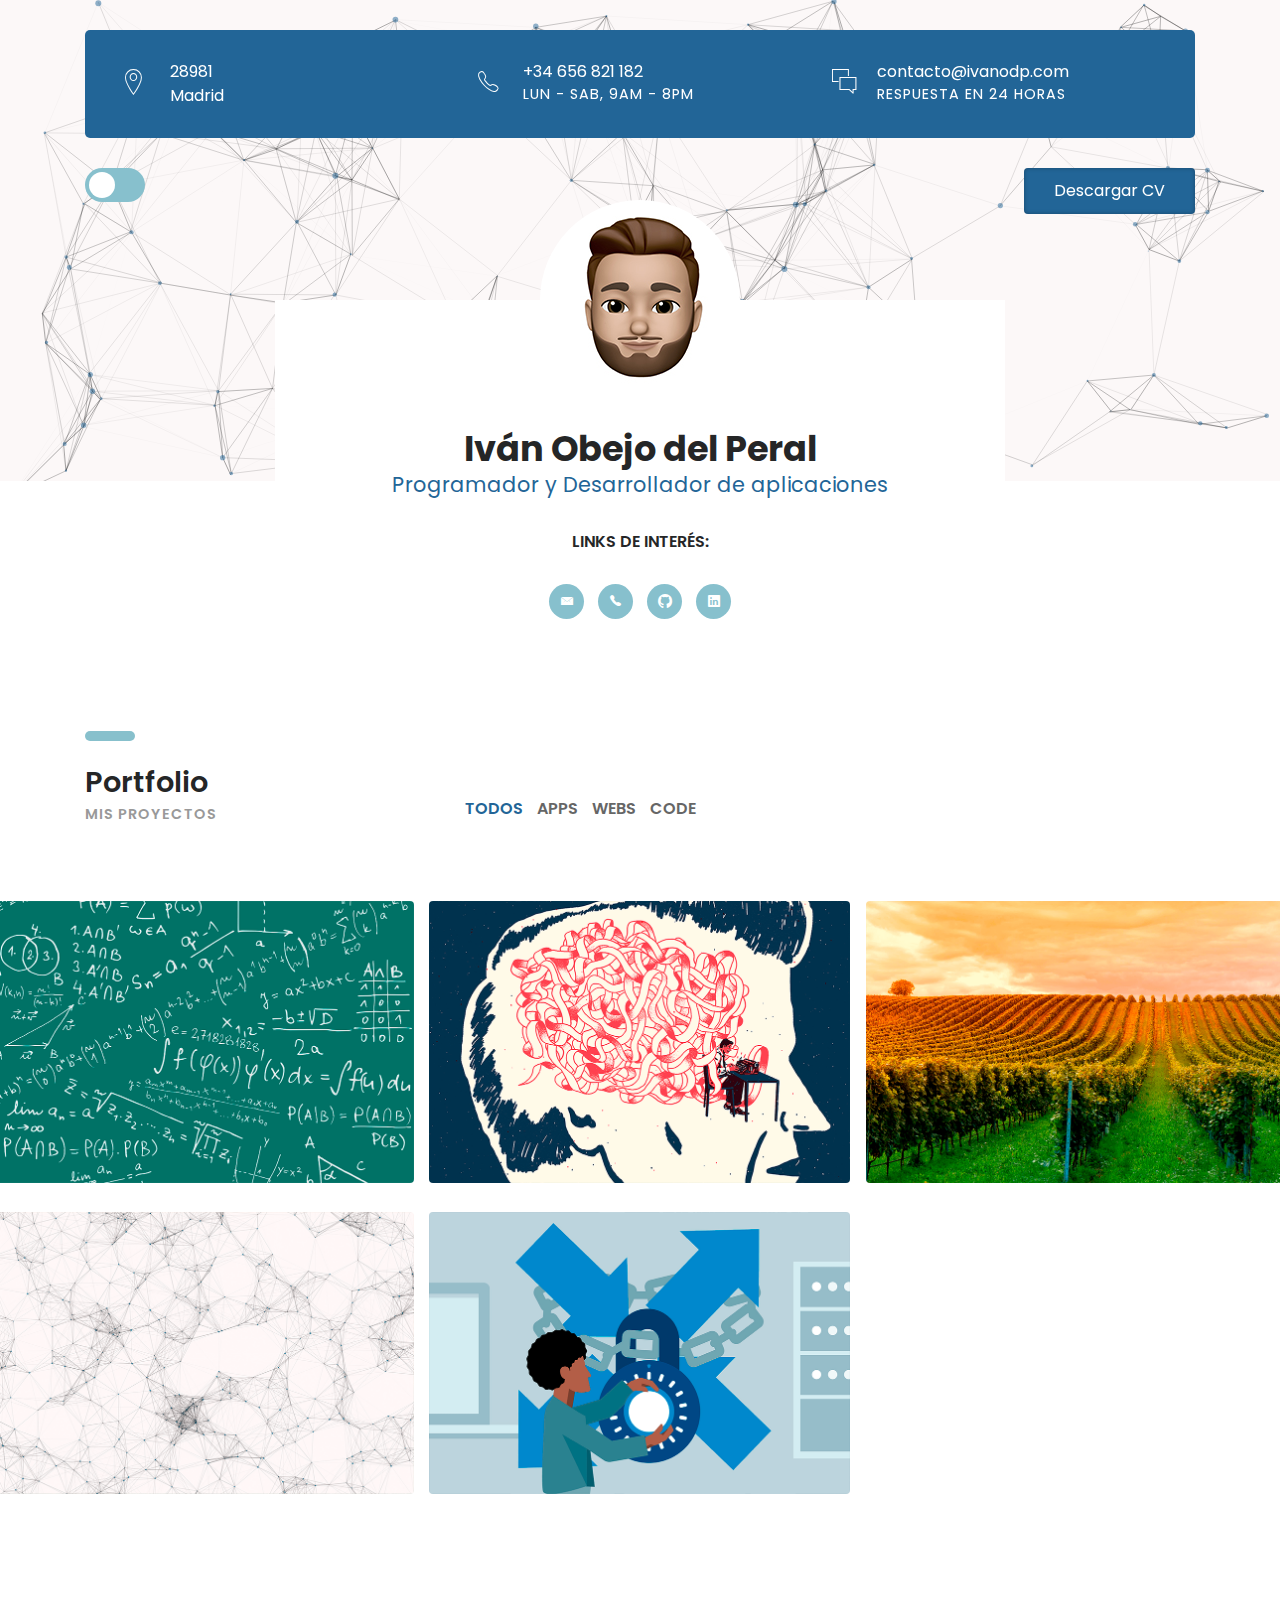
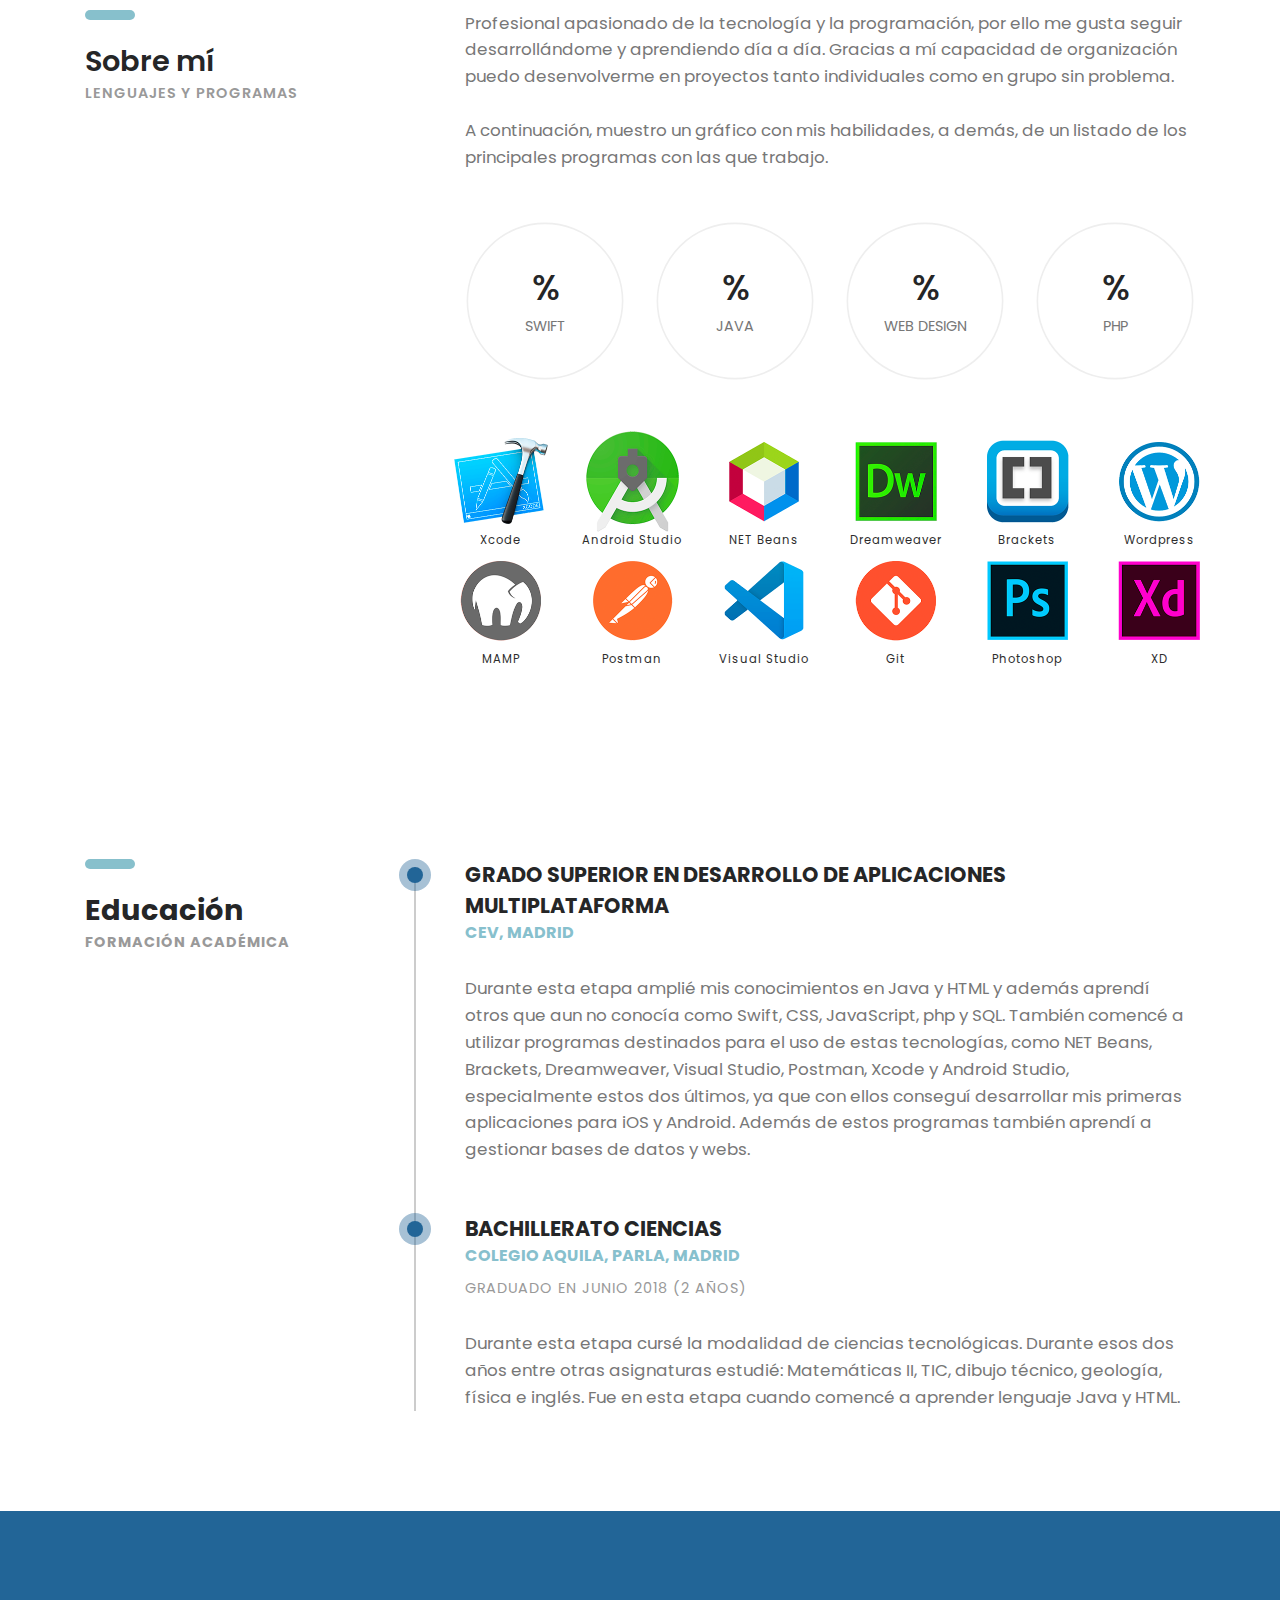
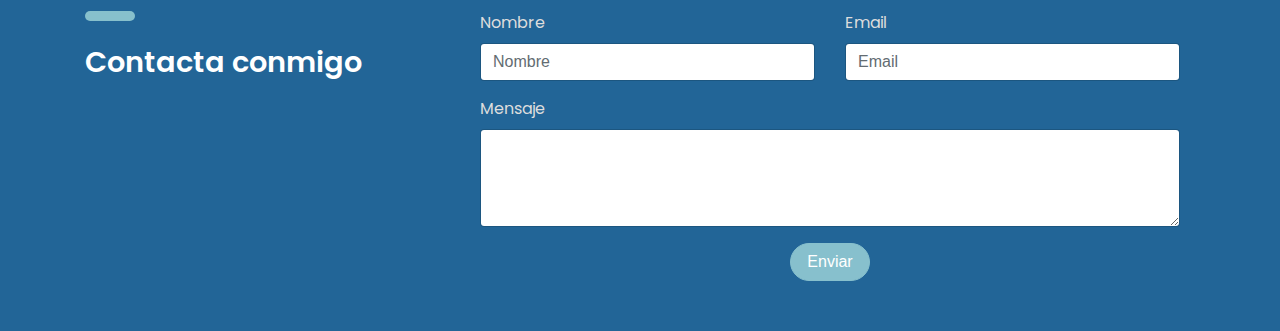
<file: index.html>
<!DOCTYPE HTML>
<html lang="es">

<head>
    <title>Iván OdP - Portfolio</title>
    <meta http-equiv="X-UA-Compatible" content="IE=edge">
    <meta name="viewport" content="width=device-width">
    <meta charset="UTF-8">

    <link rel="icon" type="image/png" href="images/favicon.png">


    <!-- Font -->

    <link href="https://fonts.googleapis.com/css?family=Poppins:400,500,600,700%7CAllura" rel="stylesheet">

    <!-- Stylesheets -->

    <link href="common-css/bootstrap.css" rel="stylesheet">
    
    <link href="common-css/fluidbox.min.css" rel="stylesheet">
    
    <link href="common-css/ionicons.css" rel="stylesheet">
    
    <link href="01-cv-portfolio/css/styles.css" rel="stylesheet">

    <link href="01-cv-portfolio/css/responsive.css" rel="stylesheet">



</head>

<body>

    <header>
        <div class="container">
            <div class="heading-wrapper">
                <div class="row">
                    <div class="col-sm-6 col-md-6 col-lg-4">
                        <div class="info">
                            <i class="icon ion-ios-location-outline"></i>
                            <div class="right-area">
                                <h5>28981</h5>
                                <h5>Madrid</h5>
                            </div><!-- right-area -->
                        </div><!-- info -->
                    </div><!-- col-sm-4 -->

                    <div class="col-sm-6 col-md-6 col-lg-4">
                        <div class="info">
                            <i class="icon ion-ios-telephone-outline"></i>
                            <div class="right-area">
                                <h5>+34 656 821 182</h5>
                                <h6>LUN - SAB, 9AM - 8PM</h6>
                            </div><!-- right-area -->
                        </div><!-- info -->
                    </div><!-- col-sm-4 -->

                    <div class="col-sm-6 col-md-6 col-lg-4">
                        <div class="info">
                            <i class="icon ion-ios-chatboxes-outline"></i>
                            <div class="right-area">
                                <h5>contacto@ivanodp.com</h5>
                                <h6>RESPUESTA EN 24 HORAS</h6>
                            </div><!-- right-area -->
                        </div><!-- info -->
                    </div><!-- col-sm-4 -->
                </div><!-- row -->
            </div><!-- heading-wrapper -->

            <a class="downlad-btn" href="documents/IvanObejo_CV.pdf" target="_blank">Descargar CV</a>





            <label class="switch">
                <input type="checkbox" id="switch" name="theme">
                <span class="slider round"></span>
            </label>

        </div><!-- container -->
    </header>

    <section class="intro-section">
        <div id="particles-js"></div>
        <div class="container">
            <div class="row">
                <div class="col-md-1 col-lg-2"></div>
                <div class="col-md-10 col-lg-8">
                    <div class="intro">
                        <div class="profile-img"><img src="images/IMG_5C4FD9B0CE8F-1.jpg" alt=""></div>
                        <h2><strong class="title-color">Iván Obejo del Peral</strong></h2>
                        <h4 class="font-blue">Programador y Desarrollador de aplicaciones</h4>
                        <ul class="information margin-tb-30">
                            <li class="title-email-color"><b>LINKS DE INTERÉS:</b></li>
                        </ul>
                        <ul class="social-icons">
                            <li><a href="mailto:contacto@ivanodp.com" target="_blank"><i class="ion-ios-email"></i></a></li>
                            <li><a href="tel:+34656821182" target="_blank"><i class="ion-ios-telephone"></i></a></li>
                            <li><a href="https://github.com/ivanodp13" target="_blank"><i class="ion-social-github"></i></a></li>
                            <li><a href="https://www.linkedin.com/in/ivanobejodelperal/" target="_blank"><i class="ion-social-linkedin"></i></a></li>
                        </ul>
                    </div><!-- intro -->
                </div><!-- col-sm-8 -->
            </div><!-- row -->
        </div><!-- container -->
    </section><!-- intro-section -->

    <section class="portfolio-section section team">
        <div class="container">
            <div class="row">
                <div class="col-sm-4">
                    <div class="heading">
                        <h3 class="section-title-color"><b>Portfolio</b></h3>
                        <h6 class="font-lite-black"><b>MIS PROYECTOS</b></h6>
                    </div>
                </div><!-- col-sm-4 -->
                <div class="col-sm-8">
                    <div class="portfolioFilter clearfix margin-b-80">
                        <a href="#" data-filter="*" class="current"><b>TODOS</b></a>
                        <a href="#" data-filter=".apps"><b>APPS</b></a>
                        <!--                        <a href="#" data-filter=".app-design"><b>DISEÑOS DE APPS</b></a>-->
                        <a href="#" data-filter=".webs"><b>WEBS</b></a>
                        <a href="#" data-filter=".code"><b>CODE</b></a>
                    </div><!-- portfolioFilter -->
                </div><!-- col-sm-8 -->
            </div><!-- row -->
        </div><!-- container -->

        <div class="portfolioContainer">
            <!-- 1 -->
            <div class="item hover3d p-item apps">
                <div class="hover3d-child">
                    <a href="ConversorDeUnidades.html">
                        <div class="team-img">
                            <img src="images/app-conversor-cabecera.png" class="image-responsive" alt="">
                        </div>
                    </a>
                    <div class="info">
                        <div>
                            <h6>Conversor de unidades</h6>
                            <span>Android</span>
                        </div>
                    </div>
                </div><!-- p-item -->
            </div>
            <!-- 2 -->
            <div class="item hover3d p-item apps">
                <div class="hover3d-child">
                    <a href="MemoryTrainer.html">
                        <div class="team-img">
                            <img src="images/app-memory-game-cabecera.png" class="image-responsive" alt="">
                        </div>
                    </a>
                    <div class="info">
                        <div>
                            <h6>Memory Trainer Game</h6>
                            <span>iOS</span>
                        </div>
                    </div>
                </div><!-- p-item -->
            </div>
            <!-- 3 -->
            <div class="item hover3d p-item webs">
                <div class="hover3d-child">
                    <a href="Amprius.html">
                        <div class="team-img">
                            <img src="images/web-amprius-cabecera.png" class="image-responsive" alt="">
                        </div>
                    </a>
                    <div class="info">
                        <div>
                            <h6>Amprius</h6>
                            <span>Bootstrap</span>
                        </div>
                    </div>
                </div><!-- p-item -->
            </div>
            <!-- 4 -->
            <div class="item hover3d p-item webs">
                <div class="hover3d-child">
                    <a href="#">
                        <div class="team-img">
                            <img src="images/web-portfolio-cabecera.png" class="image-responsive" alt="">
                        </div>
                    </a>
                    <div class="info">
                        <div>
                            <h6>Iván OdP - Portfolio</h6>
                            <span>Bootstrap & JavaScript</span>
                        </div>
                    </div>
                </div><!-- p-item -->
            </div>
            <!-- 5 -->
            <div class="item hover3d p-item code">
                <div class="hover3d-child">
                    <a href="#">
                        <div class="team-img">
                            <img src="images/code-login-cabecera.png" class="image-responsive" alt="">
                        </div>
                    </a>
                    <div class="info">
                        <div>
                            <h6>Login con Token</h6>
                            <span>php</span>
                        </div>
                    </div>
                </div><!-- p-item -->
            </div>
            <!-- 6 -->
        </div><!-- portfolioContainer -->

    </section><!-- portfolio-section -->


    <section class="about-section section">
        <div class="container">
            <div class="row">
                <div class="col-sm-4">
                    <div class="heading">
                        <h3 class="section-title-color"><b>Sobre mí</b></h3>
                        <h6 class="font-lite-black"><b>LENGUAJES Y PROGRAMAS</b></h6>
                    </div>
                </div><!-- col-sm-4 -->
                <div class="col-sm-8">
                    <p class="margin-b-50">Profesional apasionado de la tecnología y la programación, por ello me gusta seguir desarrollándome y aprendiendo día a día. Gracias a mí capacidad de organización puedo desenvolverme en proyectos tanto individuales como en grupo sin problema.<br><br>
                        A continuación, muestro un gráfico con mis habilidades, a demás, de un listado de los principales programas con las que trabajo.</p>

                    <div class="row">
                        <div class="col-sm-6 col-md-6 col-lg-3">
                            <div class="radial-prog-area margin-b-30">
                                <div class="radial-progress" data-prog-percent=".75">
                                    <div></div>
                                    <h6 class="progress-title">SWIFT</h6>
                                </div>
                            </div><!-- radial-prog-area-->
                        </div><!-- col-sm-6-->

                        <div class="col-sm-6 col-md-6 col-lg-3">
                            <div class="radial-prog-area margin-b-30">
                                <div class="radial-progress" data-prog-percent=".68">
                                    <div></div>
                                    <h6 class="progress-title">JAVA</h6>
                                </div>
                            </div><!-- radial-prog-area-->
                        </div><!-- col-sm-6-->

                        <div class="col-sm-6 col-md-6 col-lg-3">
                            <div class="radial-prog-area margin-b-30">
                                <div class="radial-progress" data-prog-percent=".80">
                                    <div></div>
                                    <h6 class="progress-title">WEB DESIGN</h6>
                                </div>
                            </div><!-- radial-prog-area-->
                        </div><!-- col-sm-6-->

                        <div class="col-sm-6 col-md-6 col-lg-3">
                            <div class="radial-prog-area margin-b-50">
                                <div class="radial-progress" data-prog-percent=".50">
                                    <div></div>
                                    <h6 class="progress-title">PHP</h6>
                                </div>
                            </div><!-- radial-prog-area-->
                        </div><!-- col-sm-6-->

                    </div><!-- row -->
                    <div class="row end-of-section">
                        <div class="row">
                            <div class="col-4 col-md-2 icons-box">
                                <img class="icons-box-images" src="images/icons/xcode.png" alt="">
                                <h6 class="icons-text">Xcode</h6>
                            </div>
                            <div class="col-4 col-md-2 icons-box">
                                <img class="icons-box-images" src="images/icons/androidstudio.png" alt="">
                                <h6 class="icons-text">Android Studio</h6>
                            </div>
                            <div class="col-4 col-md-2 icons-box">
                                <img class="icons-box-images" src="images/icons/netbeans.png" alt="">
                                <h6 class="icons-text">NET Beans</h6>
                            </div>
                            <div class="col-4 col-md-2 icons-box">
                                <img class="icons-box-images" class="icons-box-images" src="images/icons/dreamweaver.png" alt="">
                                <h6 class="icons-text">Dreamweaver</h6>
                            </div>
                            <div class="col-4 col-md-2 icons-box">
                                <img class="icons-box-images" src="images/icons/brackets.png" alt="">
                                <h6 class="icons-text">Brackets</h6>
                            </div>
                            <div class="col-4 col-md-2 icons-box">
                                <img class="icons-box-images" src="images/icons/wordpress.png" alt="">
                                <h6 class="icons-text">Wordpress</h6>
                            </div>

                        </div>
                        <div class="row">
                            <div class="col-4 col-md-2 icons-box">
                                <img class="icons-box-images" src="images/icons/mamp.png" alt="">
                                <h6 class="icons-text">MAMP</h6>
                            </div>
                            <div class="col-4 col-md-2 icons-box">
                                <img class="icons-box-images" src="images/icons/postman.png" alt="">
                                <h6 class="icons-text">Postman</h6>
                            </div>
                            <div class="col-4 col-md-2 icons-box">
                                <img class="icons-box-images" src="images/icons/visualstudio.png" alt="">
                                <h6 class="icons-text">Visual Studio</h6>
                            </div>
                            <div class="col-4 col-md-2 icons-box">
                                <img class="icons-box-images" src="images/icons/git.png" alt="">
                                <h6 class="icons-text">Git</h6>
                            </div>
                            <div class="col-4 col-md-2 icons-box">
                                <img class="icons-box-images" src="images/icons/photoshop.png" alt="">
                                <h6 class="icons-text">Photoshop</h6>
                            </div>
                            <div class="col-4 col-md-2 icons-box">
                                <img class="icons-box-images" src="images/icons/xd.png" alt="">
                                <h6 class="icons-text">XD</h6>
                            </div>

                        </div>
                    </div>
                </div><!-- col-sm-8 -->
            </div><!-- row -->

        </div><!-- container -->
    </section><!-- about-section -->

    <!--<section class="experience-section section">
        <div class="container">
            <div class="row">
                <div class="col-sm-4">
                    <div class="heading">
                        <h3><b>Experiencia laboral</b></h3>
                        <h6 class="font-lite-black"><b>TRABAJOS</b></h6>
                    </div>
                </div><!-- col-sm-4 -->
    <!--<div class="col-sm-8">

                    
                    
                    <!--<div class="experience margin-b-50">
                        <h4><b>JUNIOR PROJECT MANAGER</b></h4>
                        <h5 class="font-softblue"><b>DESIGN STUDIO</b></h5>
                        <h6 class="margin-t-10">MARCH 2015 - PRESENT</h6>
                        <p class="font-semi-white margin-tb-30">Duis non volutpat arcu, eu mollis tellus. Sed finibus aliquam neque sit amet sodales.
                            Lorem ipsum dolor sit amet, consectetur adipiscing elit. Nulla maximus pellentes que velit,
                            quis consequat nulla effi citur at. Maecenas sed massa tristique.Duis non volutpat arcu,
                            eu mollis tellus. Sed finibus aliquam neque sit amet sodales. </p>
                        <ul class="list margin-b-30">
                            <li>Duis non volutpat arcu, eu mollis tellus.</li>
                            <li>Quis consequat nulla effi citur at.</li>
                            <li>Sed finibus aliquam neque sit.</li>
                        </ul>
                    </div><!-- experience -->

    <!--<div class="experience margin-b-50">
                        <h4><b>WEB MASTER/WEB DEVELOPER</b></h4>
                        <h5 class="font-softblue"><b>DESIGN & WEB STUDIO</b></h5>
                        <h6 class="margin-t-10">APRIL 2014 - FEBRUARY 2015</h6>
                        <p class="font-semi-white margin-tb-30">Duis non volutpat arcu, eu mollis tellus. Sed finibus aliquam neque sit amet sodales.
                            Lorem ipsum dolor sit amet, consectetur adipiscing elit. Nulla maximus pellentes que velit,
                            quis consequat nulla effi citur at. Maecenas sed massa tristique.Duis non volutpat arcu,
                            eu mollis tellus. Sed finibus aliquam neque sit amet sodales. </p>
                        <ul class="list margin-b-30">
                            <li>Duis non volutpat arcu, eu mollis tellus.</li>
                            <li>Quis consequat nulla effi citur at.</li>
                            <li>Sed finibus aliquam neque sit.</li>
                        </ul>
                    </div><!-- experience -->

    <!--</div><!-- col-sm-8 -->
    <!--</div><!-- row -->
    <!--</div><!-- container -->

    <!--</section><!-- experience-section -->

    <section class="education-section section">
        <div class="container">
            <div class="row">
                <div class="col-sm-4">
                    <div class="heading">
                        <h3 class="section-title-color"><strong>Educación</strong></h3>
                        <h6 class="font-lite-black"><strong>FORMACIÓN ACADÉMICA</strong></h6>
                    </div>
                </div><!-- col-sm-4 -->
                <div class="col-sm-8">
                    <div class="education-wrapper">
                        <div class="education margin-b-50">
                            <h4 class="section-title-color"><strong>GRADO SUPERIOR EN DESARROLLO DE APLICACIONES MULTIPLATAFORMA</strong></h4>
                            <h5 class="font-softblue"><strong>CEV, MADRID</strong></h5>
                            <!---<h6 class="font-lite-black margin-t-10">GRADUADO EN JUNIO 2020 (2 AÑOS)</h6>--->
                            <p class="margin-tb-30">Durante esta etapa amplié mis conocimientos en Java y HTML y además aprendí otros que aun no conocía como Swift, CSS, JavaScript, php y SQL. También comencé a utilizar programas destinados para el uso de estas tecnologías, como NET Beans, Brackets, Dreamweaver, Visual Studio, Postman, Xcode y Android Studio, especialmente estos dos últimos, ya que con ellos conseguí desarrollar mis primeras aplicaciones para iOS y Android. Además de estos programas también aprendí a gestionar bases de datos y webs. </p>
                        </div><!-- education -->

                        <div class="education margin-b-50">
                            <h4 class="section-title-color"><strong>BACHILLERATO CIENCIAS</strong></h4>
                            <h5 class="font-softblue"><strong> COLEGIO AQUILA, PARLA, MADRID</strong></h5>
                            <h6 class="font-lite-black margin-t-10">GRADUADO EN JUNIO 2018 (2 AÑOS)</h6>
                            <p class="margin-tb-30">Durante esta etapa cursé la modalidad de ciencias tecnológicas. Durante esos dos años entre otras asignaturas estudié: Matemáticas II, TIC, dibujo técnico, geología, física e inglés. Fue en esta etapa cuando comencé a aprender lenguaje Java y HTML. </p>
                        </div><!-- education -->
                    </div><!-- education-wrapper -->
                </div><!-- col-sm-8 -->
            </div><!-- row -->
        </div><!-- container -->
    </section><!-- about-section -->
    <!--d-flex justify-content-center-->

    <section class="experience-section formcon section">
        <!-- contact-section -->
        <div class="container">
            <div class="row">
                <div class="col-sm-4">
                    <div class="heading">
                        <h3><b>Contacta conmigo</b></h3>
                    </div>
                </div><!-- col-sm-4 -->
                <div class="col-sm-8">

                    <form action="https://formspree.io/moqqnakr" method="POST">
                        <div class="container">
                            <div class="row">
                                <div class="form-group col-md-6">
                                    <label for="inputEmail4" class="font-semi-white">Nombre</label>
                                    <input name="name" type="text " class="form-control" placeholder="Nombre" required>
                                </div>
                                <div class="form-group col-md-6">
                                    <label for="inputEmail4" class="font-semi-white">Email</label>
                                    <input name="_replyto" type="email" class="form-control email email-box" id="email" placeholder="Email" required>
                                </div>
                            </div>
                            <div class="row">
                                <div class="form-group col-md-12">
                                    <label for="exampleFormControlTextarea1" class="font-semi-white">Mensaje</label>
                                    <textarea class="form-control" rows="4" name="message" required></textarea>
                                </div>
                            </div>
                        </div>
                        <div class="row d-flex justify-content-center">
                            <button type="submit" class="btn btn-primary">Enviar</button>
                        </div>
                    </form>

                </div><!-- col-sm-8 -->
            </div><!-- row -->
        </div><!-- container -->

    </section><!-- contact-section -->

    <!-- SCRIPTS -->

    <script src="https://ajax.googleapis.com/ajax/libs/jquery/3.4.1/jquery.min.js"></script>

    <script src="https://maxcdn.bootstrapcdn.com/bootstrap/3.4.0/js/bootstrap.min.js"></script>

    <script src="common-js/jquery-3.2.1.min.js"></script>

    <script src="common-js/isotope.pkgd.min.js"></script>

    <script src="common-js/jquery.waypoints.min.js"></script>

    <script src="common-js/progressbar.min.js"></script>

    <script src="common-js/scripts.js"></script>

    <script type="text/javascript" src="js/particles.js"></script>

    <script type="text/javascript" src="js/app.js"></script>

    <script src="js/jquery.email-autocomplete.js"></script>

    <!-- AUTO EMAIL COMPLETE -->
    <script>
        (function($) {
            $(function() {
                $(".email").emailautocomplete({
                    domains: ["example.com"] //add your own domains
                });
            });
        }(jQuery));

    </script>

    <script src="js/jquery.hover3d.min.js"></script>

    <script>
        $(".hover3d").hover3d({
            selector: ".hover3d-child",
            invert: true
        })

    </script>


    <!-- THEME CHANGER -->
    <script>
        var checkbox = document.querySelector('input[name=theme]');

        checkbox.addEventListener('change', function() {
            if (this.checked) {
                trans()
                document.documentElement.setAttribute('data-theme', 'dark');
            } else {
                trans()
                document.documentElement.setAttribute('data-theme', 'light');
            }
        });

        let trans = () => {
            document.documentElement.classList.add('transition');
            window.setTimeout(() => {
                document.documentElement.classList.remove('transition')
            }, 2000)
        }

    </script>

</body>

</html>
</file>
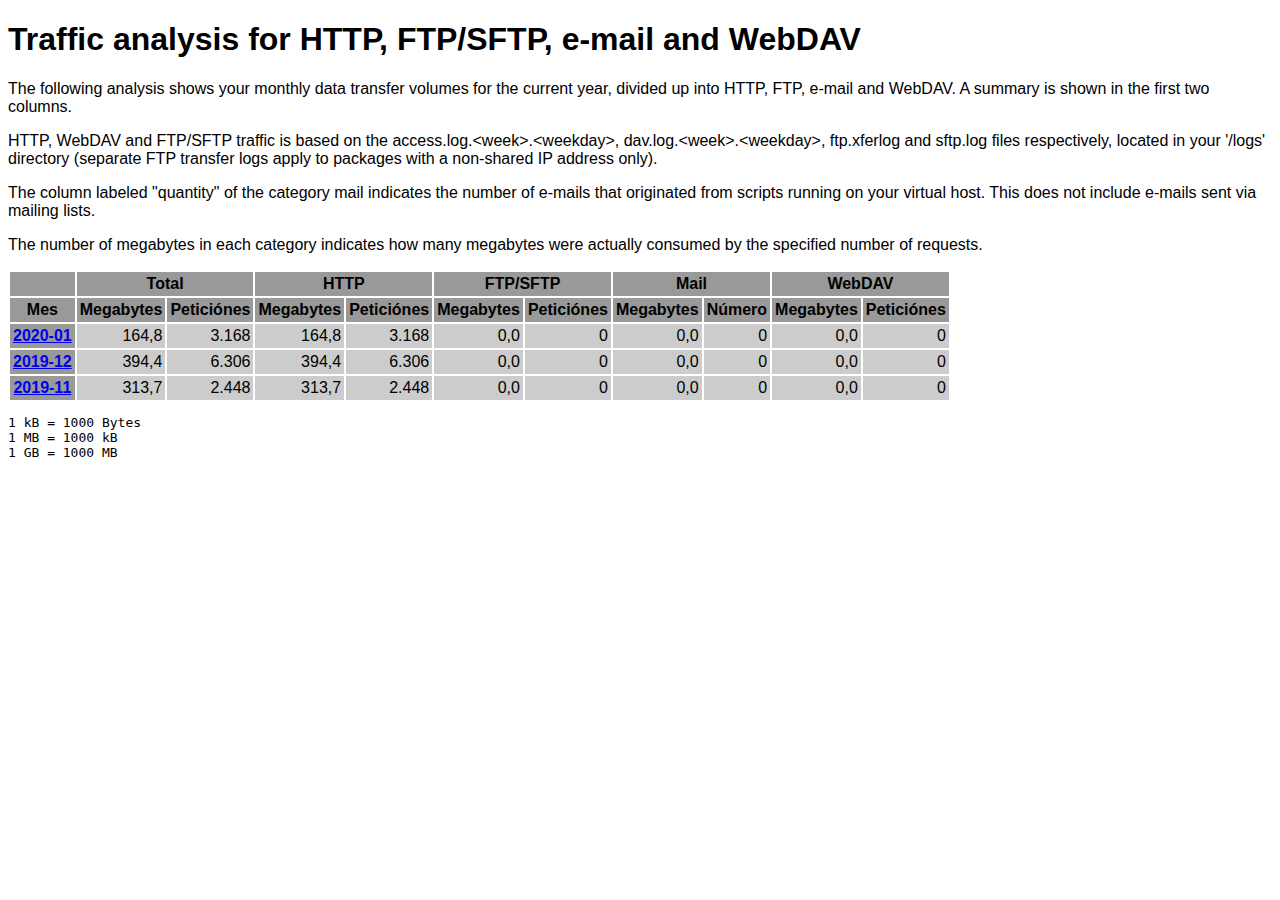
<file: logs/traffic.html/index.html>
<!DOCTYPE HTML PUBLIC "-//W3C//DTD HTML 4.01 Transitional//EN" "http://www.w3.org/TR/html4/loose.dtd">

<html>
<head>
<meta http-equiv="Content-Type" content="text/html; charset=utf-8">
<title>traffic.html</title>
<style type="text/css">
<!--
  em,h1,h2,h3,h4,h5,h6,form,input,br,hr,p,td,th,li,ul {
  font-family:Verdana,Arial,Helvetica,sans-serif; }

  td {color:#000000; background-color:#cccccc;}

  th {color:#000000; background-color:#999999;}
-->
</style>
</head>

<body bgcolor="#FFFFFF">


<!-- HEADER -->
<h1>Traffic analysis for HTTP, FTP/SFTP, e-mail and WebDAV</h1>
<p>
The following analysis shows your monthly data transfer volumes for
the current year, divided up into HTTP, FTP, e-mail and WebDAV.
A summary is shown in the first two columns.
</p>

<p>
HTTP, WebDAV and FTP/SFTP traffic is based on the access.log.&lt;week&gt;.&lt;weekday&gt;,
dav.log.&lt;week&gt;.&lt;weekday&gt;, ftp.xferlog and sftp.log files
respectively, located in your '/logs' directory (separate FTP transfer logs
apply to packages with a non-shared IP address only).
</p>

<p>
The column labeled "quantity" of the category mail indicates the number
of e-mails that originated from scripts running on your virtual host.
This does not include e-mails sent via mailing lists.
</p>

<p>
The number of megabytes in each category indicates how many megabytes
were actually consumed by the specified number of requests.
</p>

<table border="0" cellspacing="2" cellpadding="3">
<thead>
<tr>
<th></th>
<th colspan="2">Total</th>
<th colspan="2">HTTP</th>
<th colspan="2">FTP/SFTP</th>
<th colspan="2">Mail</th>
<th colspan="2">WebDAV</th>
</tr>
</thead>
<tbody>
<tr>
<th>Mes</th>
<th>Megabytes</th><th>Peticiónes</th>
<th>Megabytes</th><th>Peticiónes</th>
<th>Megabytes</th><th>Peticiónes</th>
<th>Megabytes</th><th>Número</th>
<th>Megabytes</th><th>Peticiónes</th>
</tr>
<tr><th><a href="01.html">2020-01</a></th>
<td align="right">164,8</td><td align="right" style="border-left:0px;">3.168</td>
<td align="right">164,8</td><td align="right" style="border-left:0px;">3.168</td>
<td align="right">0,0</td><td align="right" style="border-left:0px;">0</td>
<td align="right">0,0</td><td align="right" style="border-left:0px;">0</td>
<td align="right">0,0</td><td align="right" style="border-left:0px;">0</td>
</tr>
<!-- 2020-01 164.799 3168 164.799 3168 0.000 0 0.000 0 0.000 0 -->
<tr><th><a href="12.html">2019-12</a></th>
<td align="right">394,4</td><td align="right" style="border-left:0px;">6.306</td>
<td align="right">394,4</td><td align="right" style="border-left:0px;">6.306</td>
<td align="right">0,0</td><td align="right" style="border-left:0px;">0</td>
<td align="right">0,0</td><td align="right" style="border-left:0px;">0</td>
<td align="right">0,0</td><td align="right" style="border-left:0px;">0</td>
</tr>
<!-- 2019-12 394.395 6306 394.395 6306 0.000 0 0.000 0 0.000 0 -->
<tr><th><a href="11.html">2019-11</a></th>
<td align="right">313,7</td><td align="right" style="border-left:0px;">2.448</td>
<td align="right">313,7</td><td align="right" style="border-left:0px;">2.448</td>
<td align="right">0,0</td><td align="right" style="border-left:0px;">0</td>
<td align="right">0,0</td><td align="right" style="border-left:0px;">0</td>
<td align="right">0,0</td><td align="right" style="border-left:0px;">0</td>
</tr>
<!-- 2019-11 313.678 2448 313.678 2448 0.000 0 0.000 0 0.000 0 -->
</tbody>
</table>

<!-- FOOTER -->
<pre>
1 kB = 1000 Bytes
1 MB = 1000 kB
1 GB = 1000 MB
</pre>


</body>
</html>
</file>
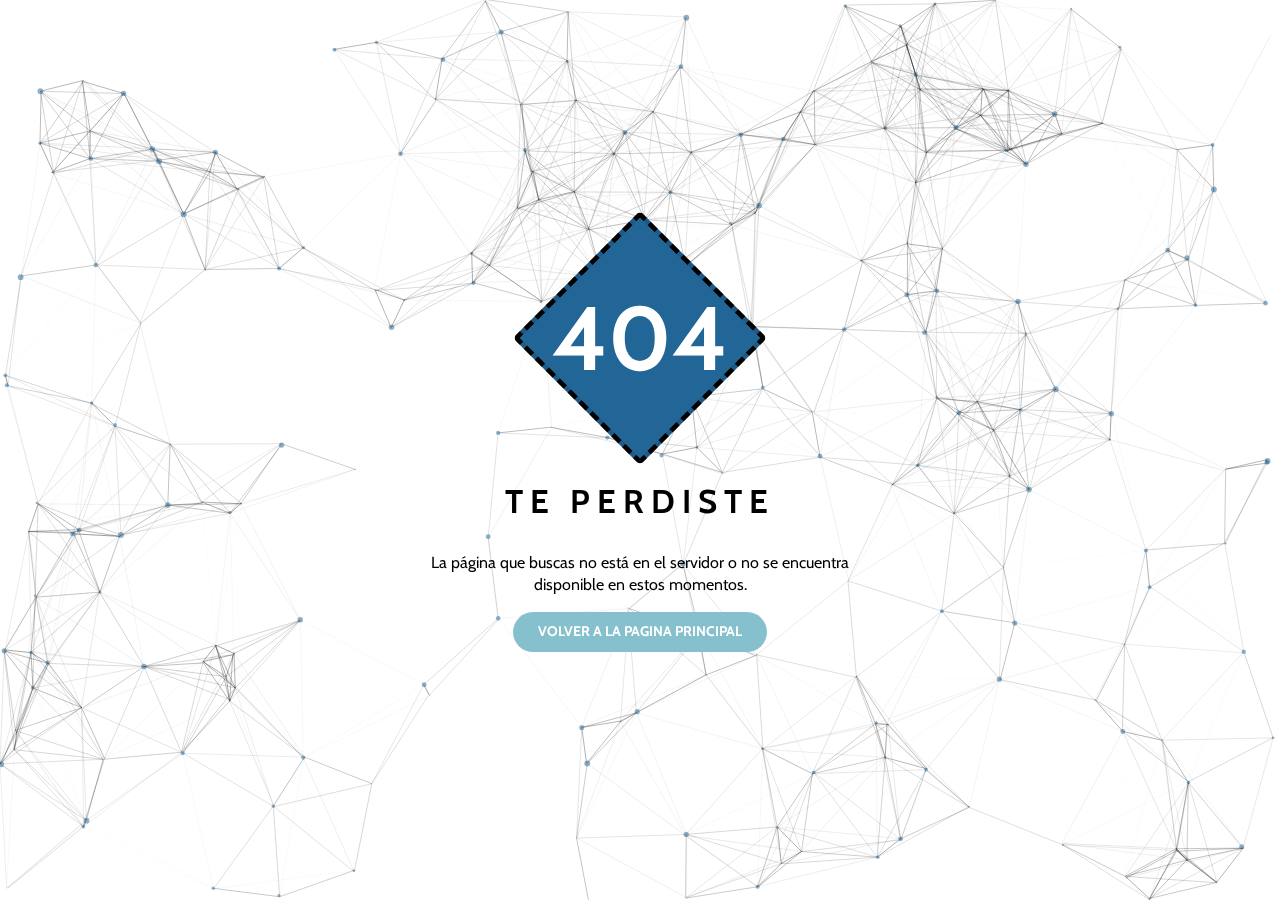
<file: not-found-page.html>
<!DOCTYPE html>
<html lang="es">

<head>
    <meta charset="utf-8">
    <meta http-equiv="X-UA-Compatible" content="IE=edge">
    <meta name="viewport" content="width=device-width">
    <link rel="icon" type="image/png" href="images/favicon.png">
    
    <title>404 Error - Iván OdP - Portfolio</title>

    <!-- Google font -->
    <link href="https://fonts.googleapis.com/css?family=Cabin:400,700" rel="stylesheet">

    <!-- Custom stlylesheet -->
    <link href="01-cv-portfolio/css/notFoundPage.css" rel="stylesheet">

</head>

<body>


    <div id="notfound">
        <div id="particles-js"></div>
        <div class="notfound">
            <div class="notfound-404">
                <div></div>
                <h1>404</h1>
            </div>
            <h2>Te perdiste</h2>
            <p>La página que buscas no está en el servidor o no se encuentra disponible en estos momentos.</p>
            <a href="https://www.ivanodp.com">Volver a la pagina principal</a>
        </div>
    </div>


<script type="text/javascript" src="../js/particles.js"></script>
<script type="text/javascript" src="../js/app.js"></script>

</body></html>
</file>
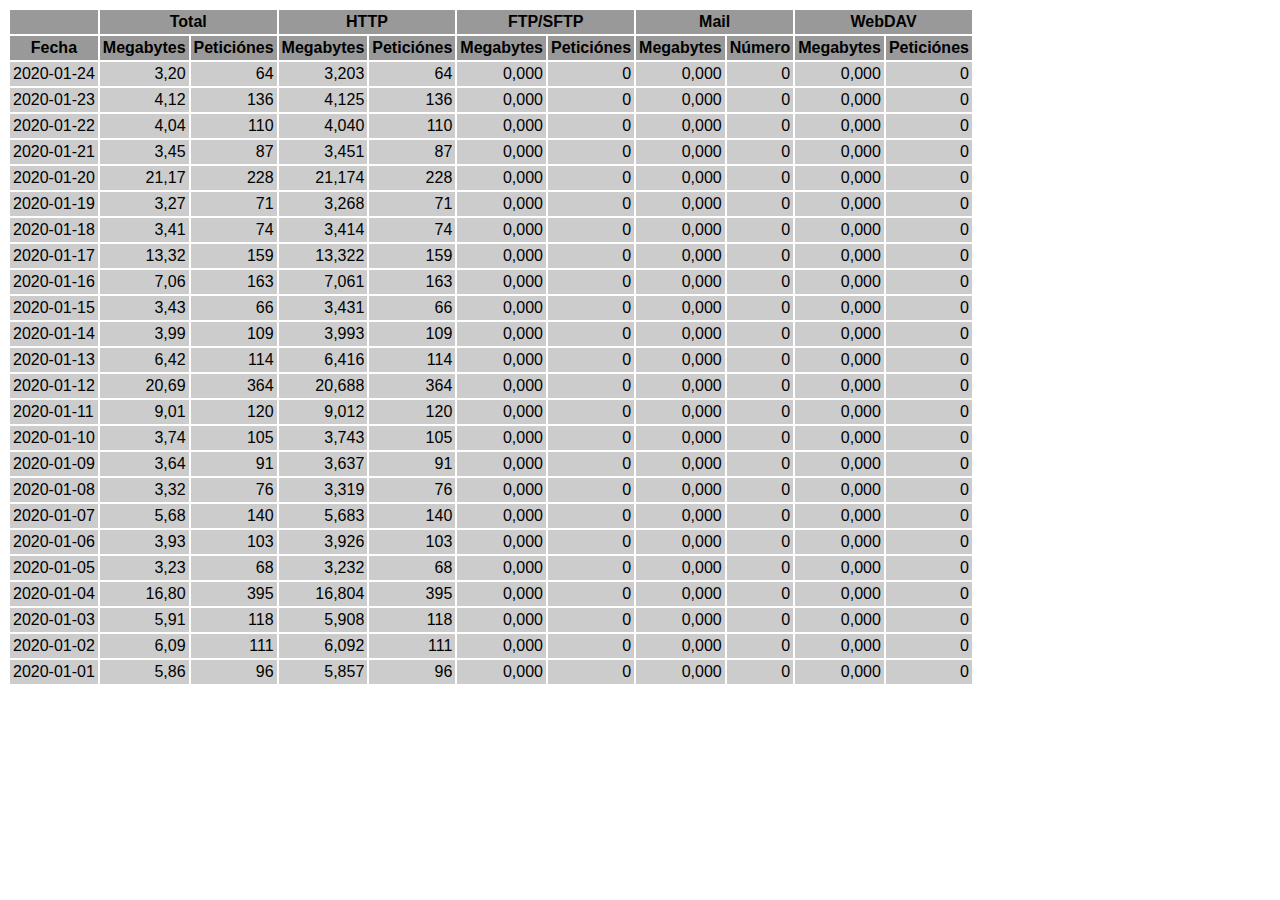
<file: logs/traffic.html/01.html>
<!DOCTYPE HTML PUBLIC "-//W3C//DTD HTML 4.01 Transitional//EN" "http://www.w3.org/TR/html4/loose.dtd">

<html>
<head>
<meta http-equiv="Content-Type" content="text/html; charset=utf-8">
<title>traffic.html</title>
<style type="text/css">
<!--
  em,h1,h2,h3,h4,h5,h6,form,input,br,hr,p,td,th,li,ul {
  font-family:Verdana,Arial,Helvetica,sans-serif; }

  td {color:#000000; background-color:#cccccc;}

  th {color:#000000; background-color:#999999;}
-->
</style>
</head>

<body bgcolor="#FFFFFF">

<table border="0" cellspacing="2" cellpadding="3">
<thead>
<tr>
<th></th>
<th colspan="2">Total</th>
<th colspan="2">HTTP</th>
<th colspan="2">FTP/SFTP</th>
<th colspan="2">Mail</th>
<th colspan="2">WebDAV</th>
</tr>
</thead>
<tbody>
<tr>
<th align="center">Fecha</th>
<th>Megabytes</th><th>Peticiónes</th>
<th>Megabytes</th><th>Peticiónes</th>
<th>Megabytes</th><th>Peticiónes</th>
<th>Megabytes</th><th>Número</th>
<th>Megabytes</th><th>Peticiónes</th>
</tr>
<tr>
<td>2020-01-24</td>
<td align="right">3,20</td><td align="right">64</td>
<td align=right>3,203</td><td align=right>64</td>
<td align=right>0,000</td><td align=right>0</td>
<td align=right>0,000</td><td align=right>0</td>
<td align=right>0,000</td><td align=right>0</td>
</tr>
<!-- 2020-01-24 3.203 64 3.203 64 0.000 0 0.000 0 0.000 0 -->
<tr>
<td>2020-01-23</td>
<td align="right">4,12</td><td align="right">136</td>
<td align=right>4,125</td><td align=right>136</td>
<td align=right>0,000</td><td align=right>0</td>
<td align=right>0,000</td><td align=right>0</td>
<td align=right>0,000</td><td align=right>0</td>
</tr>
<!-- 2020-01-23 4.125 136 4.125 136 0.000 0 0.000 0 0.000 0 -->
<tr>
<td>2020-01-22</td>
<td align="right">4,04</td><td align="right">110</td>
<td align=right>4,040</td><td align=right>110</td>
<td align=right>0,000</td><td align=right>0</td>
<td align=right>0,000</td><td align=right>0</td>
<td align=right>0,000</td><td align=right>0</td>
</tr>
<!-- 2020-01-22 4.040 110 4.040 110 0.000 0 0.000 0 0.000 0 -->
<tr>
<td>2020-01-21</td>
<td align="right">3,45</td><td align="right">87</td>
<td align=right>3,451</td><td align=right>87</td>
<td align=right>0,000</td><td align=right>0</td>
<td align=right>0,000</td><td align=right>0</td>
<td align=right>0,000</td><td align=right>0</td>
</tr>
<!-- 2020-01-21 3.451 87 3.451 87 0.000 0 0.000 0 0.000 0 -->
<tr>
<td>2020-01-20</td>
<td align="right">21,17</td><td align="right">228</td>
<td align=right>21,174</td><td align=right>228</td>
<td align=right>0,000</td><td align=right>0</td>
<td align=right>0,000</td><td align=right>0</td>
<td align=right>0,000</td><td align=right>0</td>
</tr>
<!-- 2020-01-20 21.174 228 21.174 228 0.000 0 0.000 0 0.000 0 -->
<tr>
<td>2020-01-19</td>
<td align="right">3,27</td><td align="right">71</td>
<td align=right>3,268</td><td align=right>71</td>
<td align=right>0,000</td><td align=right>0</td>
<td align=right>0,000</td><td align=right>0</td>
<td align=right>0,000</td><td align=right>0</td>
</tr>
<!-- 2020-01-19 3.268 71 3.268 71 0.000 0 0.000 0 0.000 0 -->
<tr>
<td>2020-01-18</td>
<td align="right">3,41</td><td align="right">74</td>
<td align=right>3,414</td><td align=right>74</td>
<td align=right>0,000</td><td align=right>0</td>
<td align=right>0,000</td><td align=right>0</td>
<td align=right>0,000</td><td align=right>0</td>
</tr>
<!-- 2020-01-18 3.414 74 3.414 74 0.000 0 0.000 0 0.000 0 -->
<tr>
<td>2020-01-17</td>
<td align="right">13,32</td><td align="right">159</td>
<td align=right>13,322</td><td align=right>159</td>
<td align=right>0,000</td><td align=right>0</td>
<td align=right>0,000</td><td align=right>0</td>
<td align=right>0,000</td><td align=right>0</td>
</tr>
<!-- 2020-01-17 13.322 159 13.322 159 0.000 0 0.000 0 0.000 0 -->
<tr>
<td>2020-01-16</td>
<td align="right">7,06</td><td align="right">163</td>
<td align=right>7,061</td><td align=right>163</td>
<td align=right>0,000</td><td align=right>0</td>
<td align=right>0,000</td><td align=right>0</td>
<td align=right>0,000</td><td align=right>0</td>
</tr>
<!-- 2020-01-16 7.061 163 7.061 163 0.000 0 0.000 0 0.000 0 -->
<tr>
<td>2020-01-15</td>
<td align="right">3,43</td><td align="right">66</td>
<td align=right>3,431</td><td align=right>66</td>
<td align=right>0,000</td><td align=right>0</td>
<td align=right>0,000</td><td align=right>0</td>
<td align=right>0,000</td><td align=right>0</td>
</tr>
<!-- 2020-01-15 3.431 66 3.431 66 0.000 0 0.000 0 0.000 0 -->
<tr>
<td>2020-01-14</td>
<td align="right">3,99</td><td align="right">109</td>
<td align=right>3,993</td><td align=right>109</td>
<td align=right>0,000</td><td align=right>0</td>
<td align=right>0,000</td><td align=right>0</td>
<td align=right>0,000</td><td align=right>0</td>
</tr>
<!-- 2020-01-14 3.993 109 3.993 109 0.000 0 0.000 0 0.000 0 -->
<tr>
<td>2020-01-13</td>
<td align="right">6,42</td><td align="right">114</td>
<td align=right>6,416</td><td align=right>114</td>
<td align=right>0,000</td><td align=right>0</td>
<td align=right>0,000</td><td align=right>0</td>
<td align=right>0,000</td><td align=right>0</td>
</tr>
<!-- 2020-01-13 6.416 114 6.416 114 0.000 0 0.000 0 0.000 0 -->
<tr>
<td>2020-01-12</td>
<td align="right">20,69</td><td align="right">364</td>
<td align=right>20,688</td><td align=right>364</td>
<td align=right>0,000</td><td align=right>0</td>
<td align=right>0,000</td><td align=right>0</td>
<td align=right>0,000</td><td align=right>0</td>
</tr>
<!-- 2020-01-12 20.688 364 20.688 364 0.000 0 0.000 0 0.000 0 -->
<tr>
<td>2020-01-11</td>
<td align="right">9,01</td><td align="right">120</td>
<td align=right>9,012</td><td align=right>120</td>
<td align=right>0,000</td><td align=right>0</td>
<td align=right>0,000</td><td align=right>0</td>
<td align=right>0,000</td><td align=right>0</td>
</tr>
<!-- 2020-01-11 9.012 120 9.012 120 0.000 0 0.000 0 0.000 0 -->
<tr>
<td>2020-01-10</td>
<td align="right">3,74</td><td align="right">105</td>
<td align=right>3,743</td><td align=right>105</td>
<td align=right>0,000</td><td align=right>0</td>
<td align=right>0,000</td><td align=right>0</td>
<td align=right>0,000</td><td align=right>0</td>
</tr>
<!-- 2020-01-10 3.743 105 3.743 105 0.000 0 0.000 0 0.000 0 -->
<tr>
<td>2020-01-09</td>
<td align="right">3,64</td><td align="right">91</td>
<td align=right>3,637</td><td align=right>91</td>
<td align=right>0,000</td><td align=right>0</td>
<td align=right>0,000</td><td align=right>0</td>
<td align=right>0,000</td><td align=right>0</td>
</tr>
<!-- 2020-01-09 3.637 91 3.637 91 0.000 0 0.000 0 0.000 0 -->
<tr>
<td>2020-01-08</td>
<td align="right">3,32</td><td align="right">76</td>
<td align=right>3,319</td><td align=right>76</td>
<td align=right>0,000</td><td align=right>0</td>
<td align=right>0,000</td><td align=right>0</td>
<td align=right>0,000</td><td align=right>0</td>
</tr>
<!-- 2020-01-08 3.319 76 3.319 76 0.000 0 0.000 0 0.000 0 -->
<tr>
<td>2020-01-07</td>
<td align="right">5,68</td><td align="right">140</td>
<td align=right>5,683</td><td align=right>140</td>
<td align=right>0,000</td><td align=right>0</td>
<td align=right>0,000</td><td align=right>0</td>
<td align=right>0,000</td><td align=right>0</td>
</tr>
<!-- 2020-01-07 5.683 140 5.683 140 0.000 0 0.000 0 0.000 0 -->
<tr>
<td>2020-01-06</td>
<td align="right">3,93</td><td align="right">103</td>
<td align=right>3,926</td><td align=right>103</td>
<td align=right>0,000</td><td align=right>0</td>
<td align=right>0,000</td><td align=right>0</td>
<td align=right>0,000</td><td align=right>0</td>
</tr>
<!-- 2020-01-06 3.926 103 3.926 103 0.000 0 0.000 0 0.000 0 -->
<tr>
<td>2020-01-05</td>
<td align="right">3,23</td><td align="right">68</td>
<td align=right>3,232</td><td align=right>68</td>
<td align=right>0,000</td><td align=right>0</td>
<td align=right>0,000</td><td align=right>0</td>
<td align=right>0,000</td><td align=right>0</td>
</tr>
<!-- 2020-01-05 3.232 68 3.232 68 0.000 0 0.000 0 0.000 0 -->
<tr>
<td>2020-01-04</td>
<td align="right">16,80</td><td align="right">395</td>
<td align=right>16,804</td><td align=right>395</td>
<td align=right>0,000</td><td align=right>0</td>
<td align=right>0,000</td><td align=right>0</td>
<td align=right>0,000</td><td align=right>0</td>
</tr>
<!-- 2020-01-04 16.804 395 16.804 395 0.000 0 0.000 0 0.000 0 -->
<tr>
<td>2020-01-03</td>
<td align="right">5,91</td><td align="right">118</td>
<td align=right>5,908</td><td align=right>118</td>
<td align=right>0,000</td><td align=right>0</td>
<td align=right>0,000</td><td align=right>0</td>
<td align=right>0,000</td><td align=right>0</td>
</tr>
<!-- 2020-01-03 5.908 118 5.908 118 0.000 0 0.000 0 0.000 0 -->
<tr>
<td>2020-01-02</td>
<td align="right">6,09</td><td align="right">111</td>
<td align=right>6,092</td><td align=right>111</td>
<td align=right>0,000</td><td align=right>0</td>
<td align=right>0,000</td><td align=right>0</td>
<td align=right>0,000</td><td align=right>0</td>
</tr>
<!-- 2020-01-02 6.092 111 6.092 111 0.000 0 0.000 0 0.000 0 -->
<tr>
<td>2020-01-01</td>
<td align="right">5,86</td><td align="right">96</td>
<td align=right>5,857</td><td align=right>96</td>
<td align=right>0,000</td><td align=right>0</td>
<td align=right>0,000</td><td align=right>0</td>
<td align=right>0,000</td><td align=right>0</td>
</tr>
<!-- 2020-01-01 5.857 96 5.857 96 0.000 0 0.000 0 0.000 0 -->
</tbody>
</table>

</body>
</html>
</file>
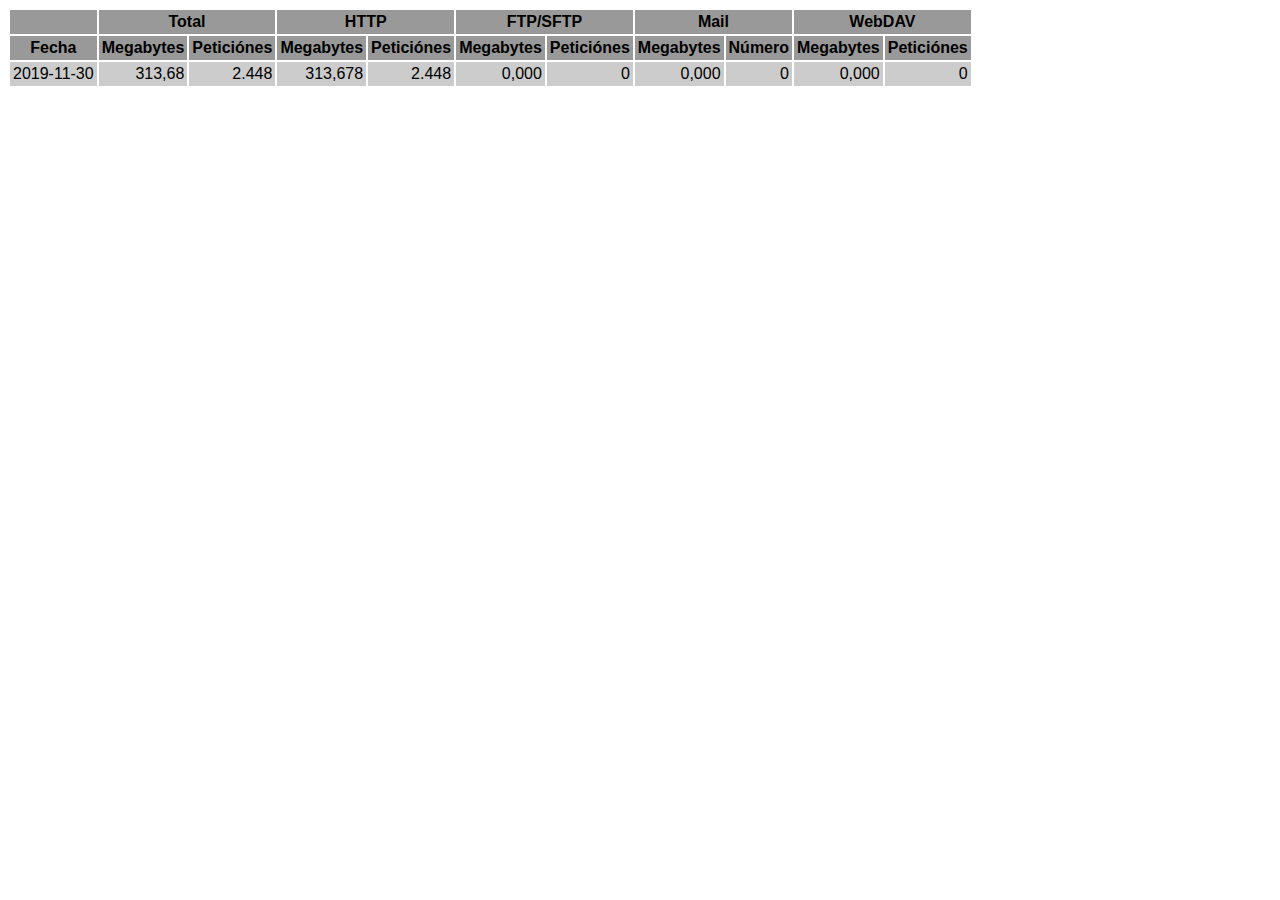
<file: logs/traffic.html/11.html>
<!DOCTYPE HTML PUBLIC "-//W3C//DTD HTML 4.01 Transitional//EN" "http://www.w3.org/TR/html4/loose.dtd">

<html>
<head>
<meta http-equiv="Content-Type" content="text/html; charset=utf-8">
<title>traffic.html</title>
<style type="text/css">
<!--
  em,h1,h2,h3,h4,h5,h6,form,input,br,hr,p,td,th,li,ul {
  font-family:Verdana,Arial,Helvetica,sans-serif; }

  td {color:#000000; background-color:#cccccc;}

  th {color:#000000; background-color:#999999;}
-->
</style>
</head>

<body bgcolor="#FFFFFF">

<table border="0" cellspacing="2" cellpadding="3">
<thead>
<tr>
<th></th>
<th colspan="2">Total</th>
<th colspan="2">HTTP</th>
<th colspan="2">FTP/SFTP</th>
<th colspan="2">Mail</th>
<th colspan="2">WebDAV</th>
</tr>
</thead>
<tbody>
<tr>
<th align="center">Fecha</th>
<th>Megabytes</th><th>Peticiónes</th>
<th>Megabytes</th><th>Peticiónes</th>
<th>Megabytes</th><th>Peticiónes</th>
<th>Megabytes</th><th>Número</th>
<th>Megabytes</th><th>Peticiónes</th>
</tr>
<tr>
<td>2019-11-30</td>
<td align="right">313,68</td><td align="right">2.448</td>
<td align=right>313,678</td><td align=right>2.448</td>
<td align=right>0,000</td><td align=right>0</td>
<td align=right>0,000</td><td align=right>0</td>
<td align=right>0,000</td><td align=right>0</td>
</tr>
<!-- 2019-11-30 313.678 2448 313.678 2448 0.000 0 0.000 0 0.000 0 -->
</tbody>
</table>

</body>
</html>
</file>
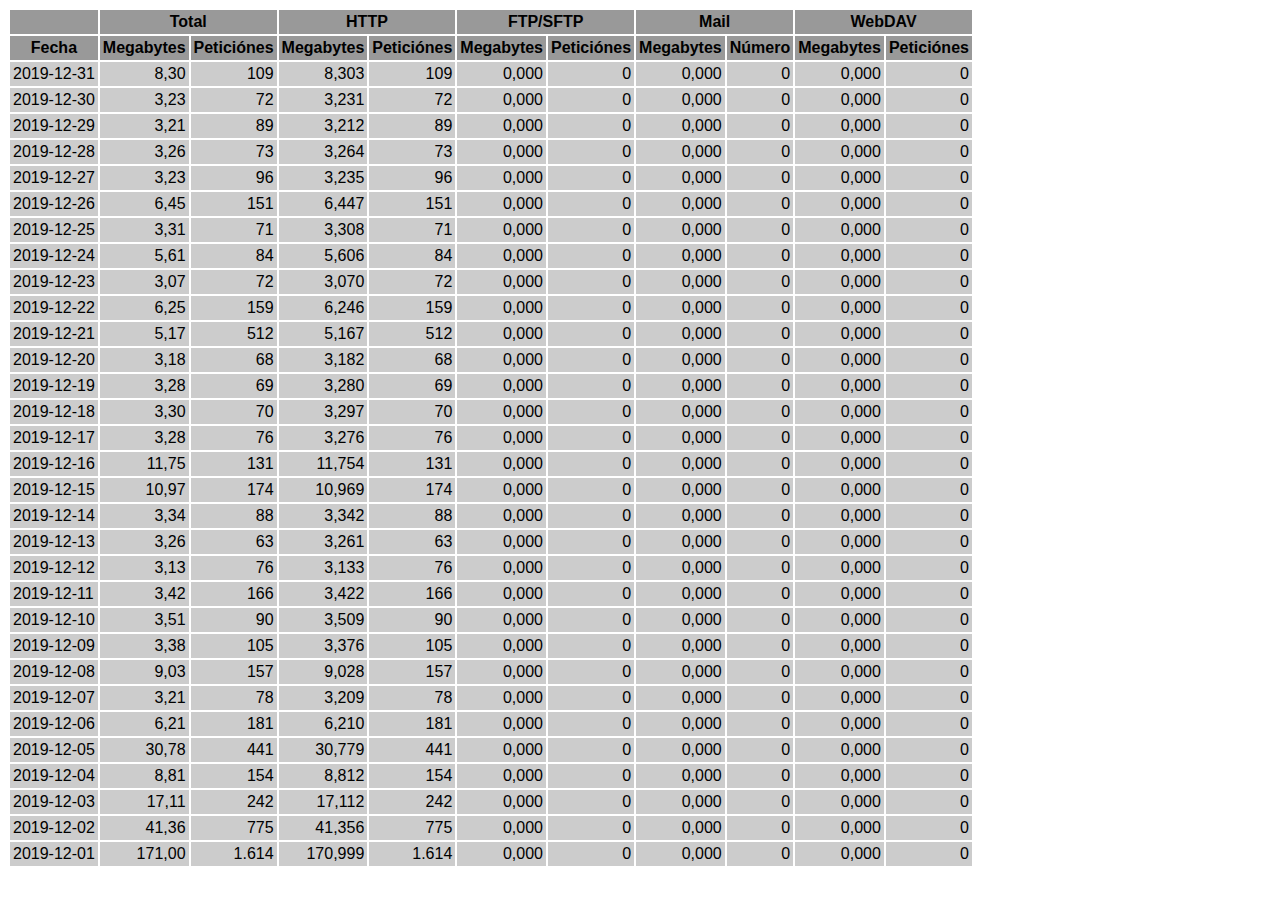
<file: logs/traffic.html/12.html>
<!DOCTYPE HTML PUBLIC "-//W3C//DTD HTML 4.01 Transitional//EN" "http://www.w3.org/TR/html4/loose.dtd">

<html>
<head>
<meta http-equiv="Content-Type" content="text/html; charset=utf-8">
<title>traffic.html</title>
<style type="text/css">
<!--
  em,h1,h2,h3,h4,h5,h6,form,input,br,hr,p,td,th,li,ul {
  font-family:Verdana,Arial,Helvetica,sans-serif; }

  td {color:#000000; background-color:#cccccc;}

  th {color:#000000; background-color:#999999;}
-->
</style>
</head>

<body bgcolor="#FFFFFF">

<table border="0" cellspacing="2" cellpadding="3">
<thead>
<tr>
<th></th>
<th colspan="2">Total</th>
<th colspan="2">HTTP</th>
<th colspan="2">FTP/SFTP</th>
<th colspan="2">Mail</th>
<th colspan="2">WebDAV</th>
</tr>
</thead>
<tbody>
<tr>
<th align="center">Fecha</th>
<th>Megabytes</th><th>Peticiónes</th>
<th>Megabytes</th><th>Peticiónes</th>
<th>Megabytes</th><th>Peticiónes</th>
<th>Megabytes</th><th>Número</th>
<th>Megabytes</th><th>Peticiónes</th>
</tr>
<tr>
<td>2019-12-31</td>
<td align="right">8,30</td><td align="right">109</td>
<td align=right>8,303</td><td align=right>109</td>
<td align=right>0,000</td><td align=right>0</td>
<td align=right>0,000</td><td align=right>0</td>
<td align=right>0,000</td><td align=right>0</td>
</tr>
<!-- 2019-12-31 8.303 109 8.303 109 0.000 0 0.000 0 0.000 0 -->
<tr>
<td>2019-12-30</td>
<td align="right">3,23</td><td align="right">72</td>
<td align=right>3,231</td><td align=right>72</td>
<td align=right>0,000</td><td align=right>0</td>
<td align=right>0,000</td><td align=right>0</td>
<td align=right>0,000</td><td align=right>0</td>
</tr>
<!-- 2019-12-30 3.231 72 3.231 72 0.000 0 0.000 0 0.000 0 -->
<tr>
<td>2019-12-29</td>
<td align="right">3,21</td><td align="right">89</td>
<td align=right>3,212</td><td align=right>89</td>
<td align=right>0,000</td><td align=right>0</td>
<td align=right>0,000</td><td align=right>0</td>
<td align=right>0,000</td><td align=right>0</td>
</tr>
<!-- 2019-12-29 3.212 89 3.212 89 0.000 0 0.000 0 0.000 0 -->
<tr>
<td>2019-12-28</td>
<td align="right">3,26</td><td align="right">73</td>
<td align=right>3,264</td><td align=right>73</td>
<td align=right>0,000</td><td align=right>0</td>
<td align=right>0,000</td><td align=right>0</td>
<td align=right>0,000</td><td align=right>0</td>
</tr>
<!-- 2019-12-28 3.264 73 3.264 73 0.000 0 0.000 0 0.000 0 -->
<tr>
<td>2019-12-27</td>
<td align="right">3,23</td><td align="right">96</td>
<td align=right>3,235</td><td align=right>96</td>
<td align=right>0,000</td><td align=right>0</td>
<td align=right>0,000</td><td align=right>0</td>
<td align=right>0,000</td><td align=right>0</td>
</tr>
<!-- 2019-12-27 3.235 96 3.235 96 0.000 0 0.000 0 0.000 0 -->
<tr>
<td>2019-12-26</td>
<td align="right">6,45</td><td align="right">151</td>
<td align=right>6,447</td><td align=right>151</td>
<td align=right>0,000</td><td align=right>0</td>
<td align=right>0,000</td><td align=right>0</td>
<td align=right>0,000</td><td align=right>0</td>
</tr>
<!-- 2019-12-26 6.447 151 6.447 151 0.000 0 0.000 0 0.000 0 -->
<tr>
<td>2019-12-25</td>
<td align="right">3,31</td><td align="right">71</td>
<td align=right>3,308</td><td align=right>71</td>
<td align=right>0,000</td><td align=right>0</td>
<td align=right>0,000</td><td align=right>0</td>
<td align=right>0,000</td><td align=right>0</td>
</tr>
<!-- 2019-12-25 3.308 71 3.308 71 0.000 0 0.000 0 0.000 0 -->
<tr>
<td>2019-12-24</td>
<td align="right">5,61</td><td align="right">84</td>
<td align=right>5,606</td><td align=right>84</td>
<td align=right>0,000</td><td align=right>0</td>
<td align=right>0,000</td><td align=right>0</td>
<td align=right>0,000</td><td align=right>0</td>
</tr>
<!-- 2019-12-24 5.606 84 5.606 84 0.000 0 0.000 0 0.000 0 -->
<tr>
<td>2019-12-23</td>
<td align="right">3,07</td><td align="right">72</td>
<td align=right>3,070</td><td align=right>72</td>
<td align=right>0,000</td><td align=right>0</td>
<td align=right>0,000</td><td align=right>0</td>
<td align=right>0,000</td><td align=right>0</td>
</tr>
<!-- 2019-12-23 3.070 72 3.070 72 0.000 0 0.000 0 0.000 0 -->
<tr>
<td>2019-12-22</td>
<td align="right">6,25</td><td align="right">159</td>
<td align=right>6,246</td><td align=right>159</td>
<td align=right>0,000</td><td align=right>0</td>
<td align=right>0,000</td><td align=right>0</td>
<td align=right>0,000</td><td align=right>0</td>
</tr>
<!-- 2019-12-22 6.246 159 6.246 159 0.000 0 0.000 0 0.000 0 -->
<tr>
<td>2019-12-21</td>
<td align="right">5,17</td><td align="right">512</td>
<td align=right>5,167</td><td align=right>512</td>
<td align=right>0,000</td><td align=right>0</td>
<td align=right>0,000</td><td align=right>0</td>
<td align=right>0,000</td><td align=right>0</td>
</tr>
<!-- 2019-12-21 5.167 512 5.167 512 0.000 0 0.000 0 0.000 0 -->
<tr>
<td>2019-12-20</td>
<td align="right">3,18</td><td align="right">68</td>
<td align=right>3,182</td><td align=right>68</td>
<td align=right>0,000</td><td align=right>0</td>
<td align=right>0,000</td><td align=right>0</td>
<td align=right>0,000</td><td align=right>0</td>
</tr>
<!-- 2019-12-20 3.182 68 3.182 68 0.000 0 0.000 0 0.000 0 -->
<tr>
<td>2019-12-19</td>
<td align="right">3,28</td><td align="right">69</td>
<td align=right>3,280</td><td align=right>69</td>
<td align=right>0,000</td><td align=right>0</td>
<td align=right>0,000</td><td align=right>0</td>
<td align=right>0,000</td><td align=right>0</td>
</tr>
<!-- 2019-12-19 3.280 69 3.280 69 0.000 0 0.000 0 0.000 0 -->
<tr>
<td>2019-12-18</td>
<td align="right">3,30</td><td align="right">70</td>
<td align=right>3,297</td><td align=right>70</td>
<td align=right>0,000</td><td align=right>0</td>
<td align=right>0,000</td><td align=right>0</td>
<td align=right>0,000</td><td align=right>0</td>
</tr>
<!-- 2019-12-18 3.297 70 3.297 70 0.000 0 0.000 0 0.000 0 -->
<tr>
<td>2019-12-17</td>
<td align="right">3,28</td><td align="right">76</td>
<td align=right>3,276</td><td align=right>76</td>
<td align=right>0,000</td><td align=right>0</td>
<td align=right>0,000</td><td align=right>0</td>
<td align=right>0,000</td><td align=right>0</td>
</tr>
<!-- 2019-12-17 3.276 76 3.276 76 0.000 0 0.000 0 0.000 0 -->
<tr>
<td>2019-12-16</td>
<td align="right">11,75</td><td align="right">131</td>
<td align=right>11,754</td><td align=right>131</td>
<td align=right>0,000</td><td align=right>0</td>
<td align=right>0,000</td><td align=right>0</td>
<td align=right>0,000</td><td align=right>0</td>
</tr>
<!-- 2019-12-16 11.754 131 11.754 131 0.000 0 0.000 0 0.000 0 -->
<tr>
<td>2019-12-15</td>
<td align="right">10,97</td><td align="right">174</td>
<td align=right>10,969</td><td align=right>174</td>
<td align=right>0,000</td><td align=right>0</td>
<td align=right>0,000</td><td align=right>0</td>
<td align=right>0,000</td><td align=right>0</td>
</tr>
<!-- 2019-12-15 10.969 174 10.969 174 0.000 0 0.000 0 0.000 0 -->
<tr>
<td>2019-12-14</td>
<td align="right">3,34</td><td align="right">88</td>
<td align=right>3,342</td><td align=right>88</td>
<td align=right>0,000</td><td align=right>0</td>
<td align=right>0,000</td><td align=right>0</td>
<td align=right>0,000</td><td align=right>0</td>
</tr>
<!-- 2019-12-14 3.342 88 3.342 88 0.000 0 0.000 0 0.000 0 -->
<tr>
<td>2019-12-13</td>
<td align="right">3,26</td><td align="right">63</td>
<td align=right>3,261</td><td align=right>63</td>
<td align=right>0,000</td><td align=right>0</td>
<td align=right>0,000</td><td align=right>0</td>
<td align=right>0,000</td><td align=right>0</td>
</tr>
<!-- 2019-12-13 3.261 63 3.261 63 0.000 0 0.000 0 0.000 0 -->
<tr>
<td>2019-12-12</td>
<td align="right">3,13</td><td align="right">76</td>
<td align=right>3,133</td><td align=right>76</td>
<td align=right>0,000</td><td align=right>0</td>
<td align=right>0,000</td><td align=right>0</td>
<td align=right>0,000</td><td align=right>0</td>
</tr>
<!-- 2019-12-12 3.133 76 3.133 76 0.000 0 0.000 0 0.000 0 -->
<tr>
<td>2019-12-11</td>
<td align="right">3,42</td><td align="right">166</td>
<td align=right>3,422</td><td align=right>166</td>
<td align=right>0,000</td><td align=right>0</td>
<td align=right>0,000</td><td align=right>0</td>
<td align=right>0,000</td><td align=right>0</td>
</tr>
<!-- 2019-12-11 3.422 166 3.422 166 0.000 0 0.000 0 0.000 0 -->
<tr>
<td>2019-12-10</td>
<td align="right">3,51</td><td align="right">90</td>
<td align=right>3,509</td><td align=right>90</td>
<td align=right>0,000</td><td align=right>0</td>
<td align=right>0,000</td><td align=right>0</td>
<td align=right>0,000</td><td align=right>0</td>
</tr>
<!-- 2019-12-10 3.509 90 3.509 90 0.000 0 0.000 0 0.000 0 -->
<tr>
<td>2019-12-09</td>
<td align="right">3,38</td><td align="right">105</td>
<td align=right>3,376</td><td align=right>105</td>
<td align=right>0,000</td><td align=right>0</td>
<td align=right>0,000</td><td align=right>0</td>
<td align=right>0,000</td><td align=right>0</td>
</tr>
<!-- 2019-12-09 3.376 105 3.376 105 0.000 0 0.000 0 0.000 0 -->
<tr>
<td>2019-12-08</td>
<td align="right">9,03</td><td align="right">157</td>
<td align=right>9,028</td><td align=right>157</td>
<td align=right>0,000</td><td align=right>0</td>
<td align=right>0,000</td><td align=right>0</td>
<td align=right>0,000</td><td align=right>0</td>
</tr>
<!-- 2019-12-08 9.028 157 9.028 157 0.000 0 0.000 0 0.000 0 -->
<tr>
<td>2019-12-07</td>
<td align="right">3,21</td><td align="right">78</td>
<td align=right>3,209</td><td align=right>78</td>
<td align=right>0,000</td><td align=right>0</td>
<td align=right>0,000</td><td align=right>0</td>
<td align=right>0,000</td><td align=right>0</td>
</tr>
<!-- 2019-12-07 3.209 78 3.209 78 0.000 0 0.000 0 0.000 0 -->
<tr>
<td>2019-12-06</td>
<td align="right">6,21</td><td align="right">181</td>
<td align=right>6,210</td><td align=right>181</td>
<td align=right>0,000</td><td align=right>0</td>
<td align=right>0,000</td><td align=right>0</td>
<td align=right>0,000</td><td align=right>0</td>
</tr>
<!-- 2019-12-06 6.210 181 6.210 181 0.000 0 0.000 0 0.000 0 -->
<tr>
<td>2019-12-05</td>
<td align="right">30,78</td><td align="right">441</td>
<td align=right>30,779</td><td align=right>441</td>
<td align=right>0,000</td><td align=right>0</td>
<td align=right>0,000</td><td align=right>0</td>
<td align=right>0,000</td><td align=right>0</td>
</tr>
<!-- 2019-12-05 30.779 441 30.779 441 0.000 0 0.000 0 0.000 0 -->
<tr>
<td>2019-12-04</td>
<td align="right">8,81</td><td align="right">154</td>
<td align=right>8,812</td><td align=right>154</td>
<td align=right>0,000</td><td align=right>0</td>
<td align=right>0,000</td><td align=right>0</td>
<td align=right>0,000</td><td align=right>0</td>
</tr>
<!-- 2019-12-04 8.812 154 8.812 154 0.000 0 0.000 0 0.000 0 -->
<tr>
<td>2019-12-03</td>
<td align="right">17,11</td><td align="right">242</td>
<td align=right>17,112</td><td align=right>242</td>
<td align=right>0,000</td><td align=right>0</td>
<td align=right>0,000</td><td align=right>0</td>
<td align=right>0,000</td><td align=right>0</td>
</tr>
<!-- 2019-12-03 17.112 242 17.112 242 0.000 0 0.000 0 0.000 0 -->
<tr>
<td>2019-12-02</td>
<td align="right">41,36</td><td align="right">775</td>
<td align=right>41,356</td><td align=right>775</td>
<td align=right>0,000</td><td align=right>0</td>
<td align=right>0,000</td><td align=right>0</td>
<td align=right>0,000</td><td align=right>0</td>
</tr>
<!-- 2019-12-02 41.356 775 41.356 775 0.000 0 0.000 0 0.000 0 -->
<tr>
<td>2019-12-01</td>
<td align="right">171,00</td><td align="right">1.614</td>
<td align=right>170,999</td><td align=right>1.614</td>
<td align=right>0,000</td><td align=right>0</td>
<td align=right>0,000</td><td align=right>0</td>
<td align=right>0,000</td><td align=right>0</td>
</tr>
<!-- 2019-12-01 170.999 1614 170.999 1614 0.000 0 0.000 0 0.000 0 -->
</tbody>
</table>

</body>
</html>
</file>
<file: 01-cv-portfolio/css/styles.css>
html{font-size:100%;height:100%;overflow-x:hidden;margin:0;padding:0;touch-action:manipulation;background-color:var(--bg-color);--primary-color:#226597;--secondary-color:#87c0cd;--font-color-h2:#252627;--font-color-h4:#316e9d;--font-color-mail:#252627;--font-color-h3:#252627;--font-color-tisub:#b4b4b4;--bg-color:#fff;--bg-particles-color:#fcf8f8;--heading-color:#226597;--font-blue:#87c0cd;--radial-text-color:#252627;--icons-text-color:#2d2d2d;--education-graphic-line:#ccc}html[data-theme='dark']{--primary-color:#226597;--secondary-color:#87c0cd;--font-color-h2:#fcf9f9;--font-color-h4:#316e9d;--font-color-mail:#fcf9f9;--font-color-h3:#fcf9f9;--font-color-tisub:#b4b4b4;--bg-color:#313131;--bg-particles-color:#3c3c3c;--heading-color:#226597;--font-blue:#87c0cd;--radial-text-color:#b4b4b4;--icons-text-color:#b4b4b4;--education-graphic-line:#8f8f8f}.title-color{color:var(--font-color-h2)}.title-email-color{color:var(--font-color-mail)}.section-title-color{color:var(--font-color-h3)}.icons-text{color:var(--icons-text-color)}body{font-size:16px;font-family:'Poppins',serif;width:100%;height:100%;margin:0;font-weight:400;-webkit-font-smoothing:antialiased;-moz-osx-font-smoothing:grayscale;word-wrap:break-word;color:#333}h1,h2,h3,h4,h5,h6,p,a,ul,span,li,img,inpot,button{margin:0;padding:0}h1,h2,h3,h4,h5,h6{line-height:1.5;font-weight:inherit}h1,h2,h3{font-family:'Poppins',cursive}p{line-height:1.6;font-size:1.05em;font-weight:400;color:#777}h1{font-size:4em;line-height:1}h2{font-size:2.2em;line-height:1.1}h3{font-size:1.8em}h4{font-size:1.3em}h5{font-size:1em}h6{font-size:.9em;letter-spacing:1px}a,button{display:inline-block;text-decoration:none;color:inherit;line-height:1;-webkit-transition:all .25s ease-in-out;transition:all .25s ease-in-out}a:focus,a:active,a:hover,button:focus,button:active,button:hover,a b.light-color:hover{text-decoration:none;color:#226597}b{font-weight:600}img{width:100%}li{list-style:none;display:inline-block}span{display:inline-block}button{outline:0;border:0;background:none;cursor:pointer}.icon{font-size:1.1em;display:inline-block;line-height:inherit}[class^="icon-"]:before,[class*=" icon-"]:before{line-height:inherit}b.max-bold{font-weight:700}.section{padding:100px 0 50px}.section .heading{margin-bottom:60px}.section .heading:before{content:'';height:10px;width:50px;border-radius:5px;margin-bottom:20px;display:block;background:#87c0cc}.margin-t-10{margin-top:10px}.margin-b-30{margin-bottom:30px}.margin-b-50{margin-bottom:50px}.margin-tb-30{margin-top:30px;margin-bottom:30px}.font-blue{color:#226597}.font-softblue{color:#87c0cd}.font-semi-white{color:#ddd}.font-lite-black{color:#999}.btn-primary{background:#87c0cd;color:#fff;border-color:#87c0cd;border-radius:2em}.btn-primary:hover{background:#fff;color:#226597;border-color:#fff}header{position:absolute;top:30px;left:0;right:0;z-index:100}header .heading-wrapper{border-radius:5px;padding:30px 40px 20px;background:var(--primary-color);color:#fff}header .info{margin-bottom:10px}header .info .icon{float:left;font-size:30px}header .info .right-area{margin-left:45px}header .downlad-btn{padding:15px 30px;border-radius:4px;float:right;margin-top:30px;box-shadow:inset 0 0 4px rgba(0,0,0,.3);background:#226597;color:#fff;-webkit-transition:all .2s ease;transition:all .2s ease}header .light-btn{width:25px;float:left;margin-top:30px}header .downlad-btn:hover{-webkit-transform:translateY(-4px);transform:translateY(-4px)}#particles-js{height:500px;width:100%;background-color:var(--bg-particles-color);position:absolute;top:0;z-index:-1}.intro-section{padding-top:200px;position:relative;background-size:cover;z-index:1;background-color:var(--bg-color)}.intro-section:before{content:'';z-index:-1;position:absolute;top:0;bottom:0;left:0;right:0;background-color:var(--bg-color)}.intro-section:after{content:'';position:absolute;bottom:0;left:0;right:0;height:150px;z-index:-1;background:var(--bg-color)}.intro{padding:0 20px;margin-top:100px;text-align:center;background:var(--bg-color)}.intro .profile-img{height:200px;width:200px;border-radius:100px;margin:0 auto;overflow:hidden;position:relative;top:-100px;margin-bottom:-70px}.intro .information>li{display:block;margin:5px 0}.intro .social-icons>li>a{height:35px;line-height:35px;width:35px;border-radius:20px;overflow:hidden;z-index:1;position:relative;margin:0 5px 5px;background:#87c0cd;color:#fff}.intro .social-icons>li>a:after{content:'';position:absolute;bottom:0;left:0;right:0;top:0;z-index:-1;border-radius:20px;background:#226597;-webkit-transition:all .2s ease;transition:all .2s ease;-webkit-transform:scale(0);transform:scale(0)}.intro .social-icons>li>a:hover:after{-webkit-transform:scale(1);transform:scale(1)}.portfolio-section{padding-bottom:0;z-index:0;background-color:var(--bg-color)}.portfolio-section .portfolioFilter{margin-top:60px;color:#666}.portfolio-section .portfolioFilter a{margin:10px 10px 0 0}.portfolio-section .portfolioFilter a.current{color:#226597}.portfolio-section .portfolioContainer{margin-left:-15px;margin-right:-15px}.portfolio-section .p-item{width:33.333%;padding:0 7.5px 0;margin-top:15px}.portfolio-section .p-item a{display:inline}.portfolio-section .p-item.p-item-2 .img:first-child{float:left;width:50%;padding-right:7.5px}.portfolio-section .p-item.p-item-2 .img:last-child{float:right;width:50%;padding-left:7.5px}.team .item{text-align:center;position:relative;margin-bottom:15px;overflow:hidden}.team .item:hover .info{bottom:50px}.team .item:hover .team-img:after{opacity:1;visibility:visible}.team .item .team-img{overflow:hidden;border-radius:4px;position:relative}.team .item .team-img:after{content:'';width:100%;height:100%;position:absolute;top:0;left:0;background-color:rgba(0,0,0,.8);background:-webkit-gradient(linear,left bottom,left top,from(#226597),to(rgba(38,103,151.4)));background:linear-gradient(to top,#111,rgba(38,103,151,.4));opacity:0;visibility:hidden;-webkit-transition:all .4s;transition:all .4s}.team .item .info{position:absolute;bottom:-500px;left:0;padding:0 15px;width:100%;z-index:4;-webkit-transition:all .4s;transition:all .4s}.team .item .info h6{font-size:16px;color:#fff;letter-spacing:1px;margin-bottom:5px}.team .item .info span{font-size:13px;font-style:italic;margin-bottom:10px;color:#ddd}.team .item .info p{margin-bottom:10px;color:#a9a9a9}.team .item .info .icon{margin:0 10px;font-size:12px;color:#eee;cursor:pointer}.div1-p2{float:left;margin-right:20px}.div2-p2{float:left}.about-section{background-color:var(--bg-color)}.radial-progress{position:relative;max-width:200px;margin:0 auto}.radial-progress .progressbar-text{font-size:2.2em;font-weight:500;padding-bottom:25px!important;color:var(--font-color-tisub)!important}.radial-progress .progressbar-text:after{content:'%'}.radial-progress .progress-title{position:absolute;top:50%;left:50%;width:100%;letter-spacing:0;text-align:center;transform:translate(-50%,15px);color:#777}.icons-box{text-align:center;display:inline-block;font-size:.8em}.end-of-section{margin-bottom:40px}.experience-section{background:#226597;color:#fff}.experience .list>li{display:block;position:relative;margin-bottom:10px;padding-left:20px}.experience .list>li:before{content:'';position:absolute;top:50%;left:0;height:10px;width:10px;margin-top:-5px;display:block;border-radius:10px;border:2px solid #fff}.education-section{background-color:var(--bg-color)}.education-wrapper{position:relative}.education-wrapper:after{content:'';position:absolute;top:8px;bottom:0;left:-51px;width:2px;background:var(--education-graphic-line)}.education-wrapper .education{position:relative}.education-wrapper .education:after{content:'';position:absolute;top:8px;left:-58px;width:16px;height:16px;border-radius:10px;z-index:1;box-shadow:0 0 0 8px rgba(34,101,151,.4);background:#226597}.counter-section{position:relative;padding:100px 0 70px;background-size:cover;z-index:1;color:#fff}.counter-section:after{content:'';z-index:-1;position:absolute;top:0;bottom:0;left:0;right:0;background:rgba(0,0,0,.2)}.counter{position:relative}.counter .title{text-align:right;margin-right:130px}.counter .desc{position:absolute;bottom:4px;right:0;width:110px}.radial-progress{position:relative;max-width:200px;margin:0 auto}.radial-progress .progressbar-text{font-size:2.2em;font-weight:500;padding-bottom:25px!important;color:var(--radial-text-color)!important}.radial-progress .progressbar-text:after{content:'%'}.radial-progress .progress-title{position:absolute;top:50%;left:50%;width:100%;letter-spacing:0;text-align:center;transform:translate(-50%,15px);color:#777}.eac-sugg{color:#999}.switch{position:relative;display:inline-block;width:60px;height:34px;border-radius:4px;float:left;margin-top:30px}.switch input{opacity:0;width:0;height:0}.slider{position:absolute;cursor:pointer;top:0;left:0;right:0;bottom:0;background-color:var(--secondary-color);-webkit-transition:.4s;transition:.4s}.slider:before{position:absolute;content:"";height:26px;width:26px;left:4px;bottom:4px;background-color:#fff;border-color:var(--font-color-tisub) -webkit-transition:.4s;transition:.4s}input:checked + .slider{background-color:var(--primary-color)}input:checked + .slider:before{-webkit-transform:translateX(26px);-ms-transform:translateX(26px);transform:translateX(26px)}.slider.round{border-radius:34px}.slider.round:before{border-radius:50%;background-color:var(--bg-color)}
</file>
<file: 01-cv-portfolio/css/responsive.css>
@media only screen and (max-width:1200px){.counter-section{text-align:center;padding:50px 0 20px}.counter{display:inline-block}.counter .desc{text-align:left}.particles-js{width:100%}}@media only screen and (max-width:992px){.intro-section{padding-top:250px}.particles-js{width:100%}}@media only screen and (max-width:767px){p{line-height:1.4}h1{font-size:3em}h2{font-size:2em}h3{font-size:1.8em}.section{padding:50px 0 0}.section .heading{margin-bottom:30px}.intro-section{padding-top:350px}.particles-js{width:100%}.portfolio-section{padding-bottom:0}.portfolio-section .portfolioFilter{margin:0 0 10px}.portfolio-section .portfolioContainer{margin-left:0;margin-right:0}.portfolio-section .p-item{width:50%;padding:0 15px 0}.portfolio-section .p-item{max-width:400px}.education-wrapper:after,.education-wrapper .education:after{display:none}}@media only screen and (max-width:768px){.icons-box-images{width:25%}.particles-js{width:100%}.formcon{padding-bottom:25px}}@media only screen and (max-width:575px){body{font-size:14px}.portfolio-section .p-item{width:100%}.particles-js{width:100%}.formcon{padding-bottom:25px}}@media only screen and (max-width:479px){.particles-js{width:100%}.formcon{padding-bottom:25px}}@media only screen and (max-width:359px){header .heading-wrapper{padding:30px 20px 20px}header .info .icon{font-size:25px}header .info .right-area{margin-left:35px}.particles-js{width:100%}.formcon{padding-bottom:25px}}@media only screen and (max-width:290px){.particles-js{width:100%}.formcon{padding-bottom:25px}}@media only screen and (max-width:260px){header .heading-wrapper{padding:10px 15px 0}header .info .icon{font-size:15px}header .info .right-area{margin-left:20px}.particles-js{width:100%}.intro .profile-img{width:80%;height:auto;top:0;margin-bottom:10px}.intro{padding:20px 10px 0;margin-right:-15px;margin-left:-15px}.formcon{padding-bottom:25px}}
</file>
<file: 01-cv-portfolio/css/notFoundPage.css>
*{-webkit-box-sizing:border-box;box-sizing:border-box}body{padding:0;margin:0}#notfound{position:relative;height:100vh}#notfound .notfound{position:absolute;left:50%;top:50%;-webkit-transform:translate(-50%,-50%);-ms-transform:translate(-50%,-50%);transform:translate(-50%,-50%)}.notfound{max-width:460px;width:100%;text-align:center;line-height:1.4}.notfound .notfound-404{position:relative;width:180px;height:180px;margin:0 auto 50px}.notfound .notfound-404>div:first-child{position:absolute;left:0;right:0;top:0;bottom:0;background:#226597;-webkit-transform:rotate(45deg);-ms-transform:rotate(45deg);transform:rotate(45deg);border:5px dashed #000;border-radius:5px}.notfound .notfound-404>div:first-child:before{content:'';position:absolute;left:-5px;right:-5px;bottom:-5px;top:-5px;-webkit-box-shadow:0 0 0 5px rgba(0,0,0,.1) inset;box-shadow:0 0 0 5px rgba(0,0,0,.1) inset;border-radius:5px}.notfound .notfound-404 h1{font-family:'Cabin',sans-serif;color:#fff;font-weight:700;margin:0;font-size:90px;position:absolute;top:50%;-webkit-transform:translate(-50%,-50%);-ms-transform:translate(-50%,-50%);transform:translate(-50%,-50%);left:50%;text-align:center;height:40px;line-height:40px}.notfound h2{font-family:'Cabin',sans-serif;font-size:33px;font-weight:700;text-transform:uppercase;letter-spacing:7px}.notfound p{font-family:'Cabin',sans-serif;font-size:16px;color:#000;font-weight:400}.notfound a{font-family:'Cabin',sans-serif;display:inline-block;padding:10px 25px;background-color:#87c0cd;border:none;border-radius:40px;color:#fff;font-size:14px;font-weight:700;text-transform:uppercase;text-decoration:none;-webkit-transition:0.2s all;transition:0.2s all}.notfound a:hover{background-color:#226597}#particles-js{height:100%;width:100%;}
</file>
<file: common-css/fluidbox.min.css>
@-webkit-keyframes a{0%{-webkit-transform:translate(-50%,-50%) rotateX(0) rotateY(0);transform:translate(-50%,-50%) rotateX(0) rotateY(0)}50%{-webkit-transform:translate(-50%,-50%) rotateX(-180deg) rotateY(0);transform:translate(-50%,-50%) rotateX(-180deg) rotateY(0)}to{-webkit-transform:translate(-50%,-50%) rotateX(-180deg) rotateY(-180deg);transform:translate(-50%,-50%) rotateX(-180deg) rotateY(-180deg)}}@keyframes a{0%{-webkit-transform:translate(-50%,-50%) rotateX(0) rotateY(0);transform:translate(-50%,-50%) rotateX(0) rotateY(0)}50%{-webkit-transform:translate(-50%,-50%) rotateX(-180deg) rotateY(0);transform:translate(-50%,-50%) rotateX(-180deg) rotateY(0)}to{-webkit-transform:translate(-50%,-50%) rotateX(-180deg) rotateY(-180deg);transform:translate(-50%,-50%) rotateX(-180deg) rotateY(-180deg)}}.fluidbox{outline:none}.fluidbox__overlay{background-color:hsla(0,0%,100%,.85);cursor:pointer;cursor:zoom-out;opacity:0;pointer-events:none;position:fixed;top:-100%;left:0;bottom:-100%;right:0;-webkit-transition:all .5s ease-in-out;transition:all .5s ease-in-out}.fluidbox--opened .fluidbox__overlay{pointer-events:auto}.fluidbox__wrap{background-position:center center;background-size:cover;margin:0 auto;position:relative;-webkit-transition:all .5s ease-in-out;transition:all .5s ease-in-out}.fluidbox--closed .fluidbox__thumb,.fluidbox__thumb{-webkit-transition:opacity 0s ease-in-out 0s;transition:opacity 0s ease-in-out 0s}.fluidbox__ghost{background-size:100% 100%;background-position:center center;background-repeat:no-repeat;position:absolute;-webkit-transition:opacity 0s 0s,-webkit-transform .5s 0s;transition:opacity 0s 0s,-webkit-transform .5s 0s;transition:opacity 0s 0s,transform .5s 0s;transition:opacity 0s 0s,transform .5s 0s,-webkit-transform .5s 0s}.fluidbox--opened .fluidbox__ghost{cursor:pointer;cursor:zoom-out}.fluidbox--closed .fluidbox__ghost{-webkit-transition:opacity 0s .5s,-webkit-transform .5s 0s;transition:opacity 0s .5s,-webkit-transform .5s 0s;transition:opacity 0s .5s,transform .5s 0s;transition:opacity 0s .5s,transform .5s 0s,-webkit-transform .5s 0s}.fluidbox__loader{opacity:0;-webkit-perspective:200px;perspective:200px;pointer-events:none;position:absolute;top:0;left:0;bottom:0;right:0}.fluidbox__loader:before{background-color:hsla(0,0%,100%,.85);content:'';-webkit-transform-style:preserve-3d;transform-style:preserve-3d;position:absolute;top:50%;left:50%;width:20%;padding-bottom:20%;-webkit-transform:translate(-50%,-50%);transform:translate(-50%,-50%);-webkit-transition-property:-webkit-transform;transition-property:-webkit-transform;transition-property:transform;transition-property:transform,-webkit-transform;-webkit-transition-duration:.5s;transition-duration:.5s;-webkit-transition-delay:0s;transition-delay:0s}.fluidbox--loading .fluidbox__loader{opacity:1;-webkit-transition:opacity .5s ease-in-out .5s;transition:opacity .5s ease-in-out .5s}.fluidbox--loading .fluidbox__loader:before{-webkit-animation:a 1s 0s infinite ease-in-out forwards;animation:a 1s 0s infinite ease-in-out forwards}
/*# sourceMappingURL=fluidbox.min.css.map */
</file>
